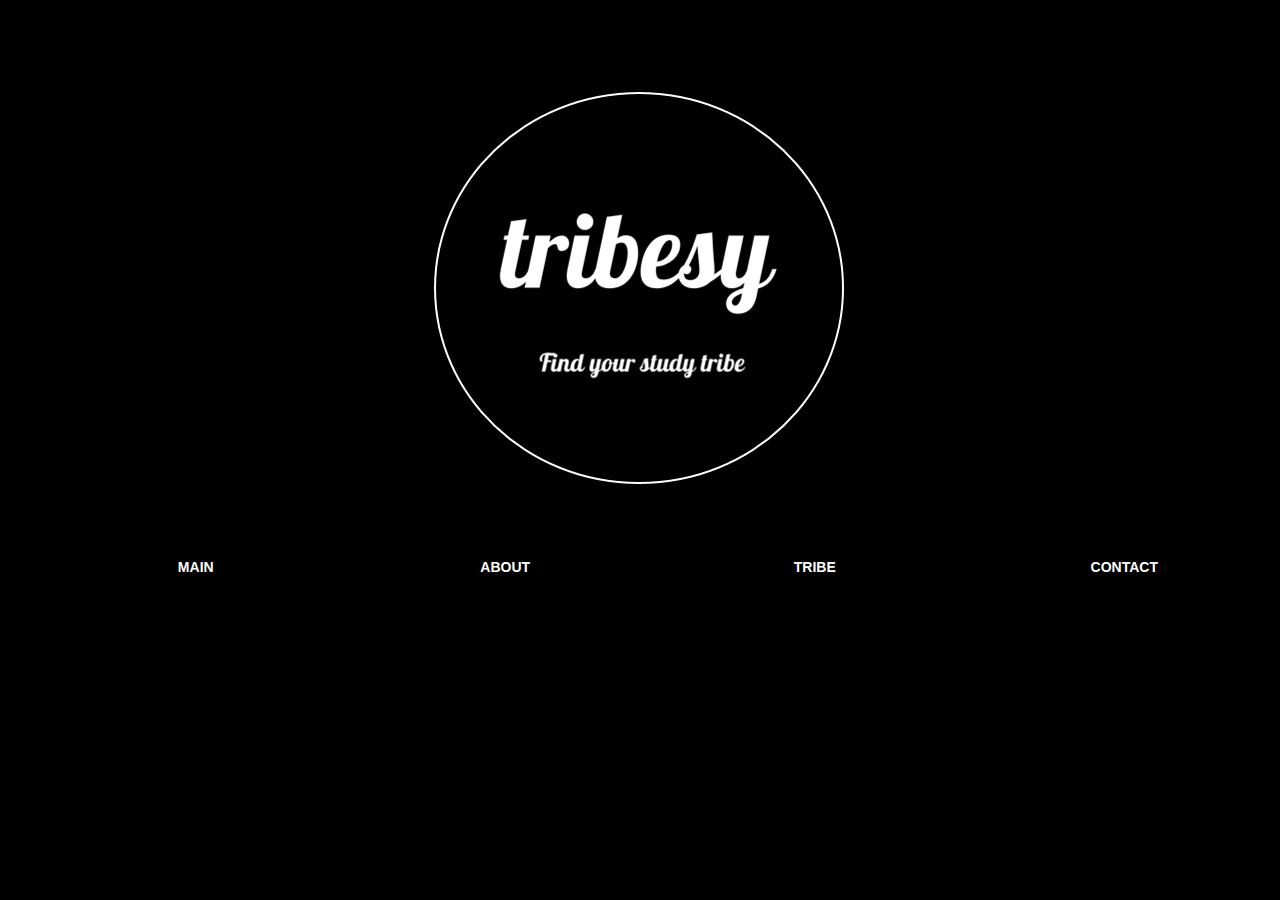
<file: index.html>
<html>
<head>
<link href="css/bootstrap.min.css" rel="stylesheet" />
<link href="css/styles.css" rel="stylesheet" />
<title>Tribesy</title>
</head>
<body style="background-color: black; color: white; text-align: center; font-family: Helvetica;">
<div style="margin-top: 7%;">

<!--h1 style="font-size: 88;">TRIBESY</h1-->
<img src="img/logo1.PNG" />
<nav class="navbar" style="padding-top: 5%; font-weight: 700;">
<ul style="list-style: none;">
<li class="col-md-3"><a href="index.html">MAIN</a></li>
<li class="col-md-3"><a href="about.html">ABOUT</a></li>
<li class="col-md-3"><a href="team.html">TRIBE</a></li>
<li class="col-md-3"><a href="contact.html">CONTACT</a></li>
</ul>
</nav>

<!--div class="container" style="text-align: left;">
<h1>NEWS</h1>

<div class="block-wrapper" style="margin-top: 14%; margin-bottom: 14%; width: 50%; font-size: large;">

<p>If you want to help us, <a href="https://docs.google.com/forms/d/e/1FAIpQLSfEyNZ7T32qahseIpjjXOn0mgP-rxOBW1KJH-eOKU66HydVQA/viewform" style="text-decoration: underline;">click here!</a>
 By answering our questionnare, you may win a gift card to Fazer Cafes.</p>

</div>

</div-->

<!--p>A platform for finding the motivation for your studies</p>

<p>Want to hear more? Join our mailing list:</p>
<form action="POST">
<span>E-mail:</span>
<input type="text-field"></input><br/><br/>
<input class="btn-success" type="submit" value="JOIN!"></input>
</form-->
</div>
</body>

</html>
</file>
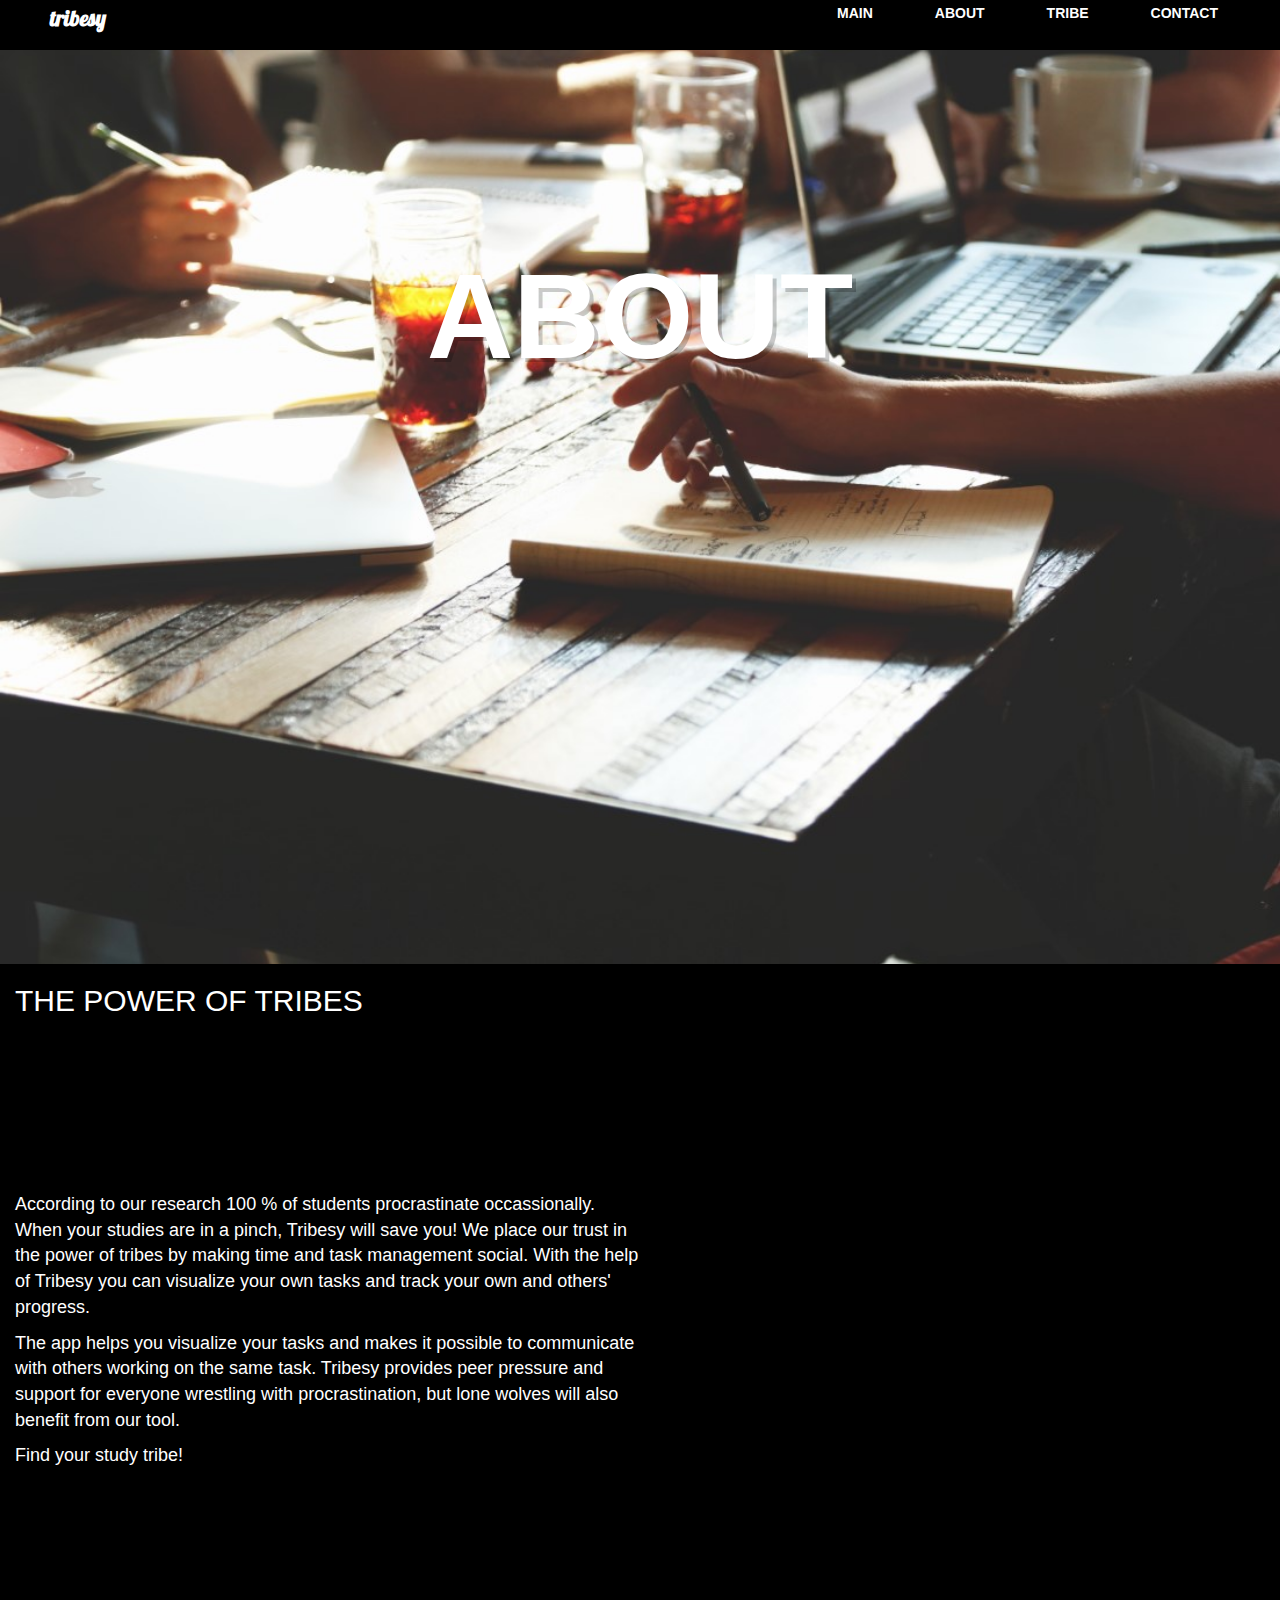
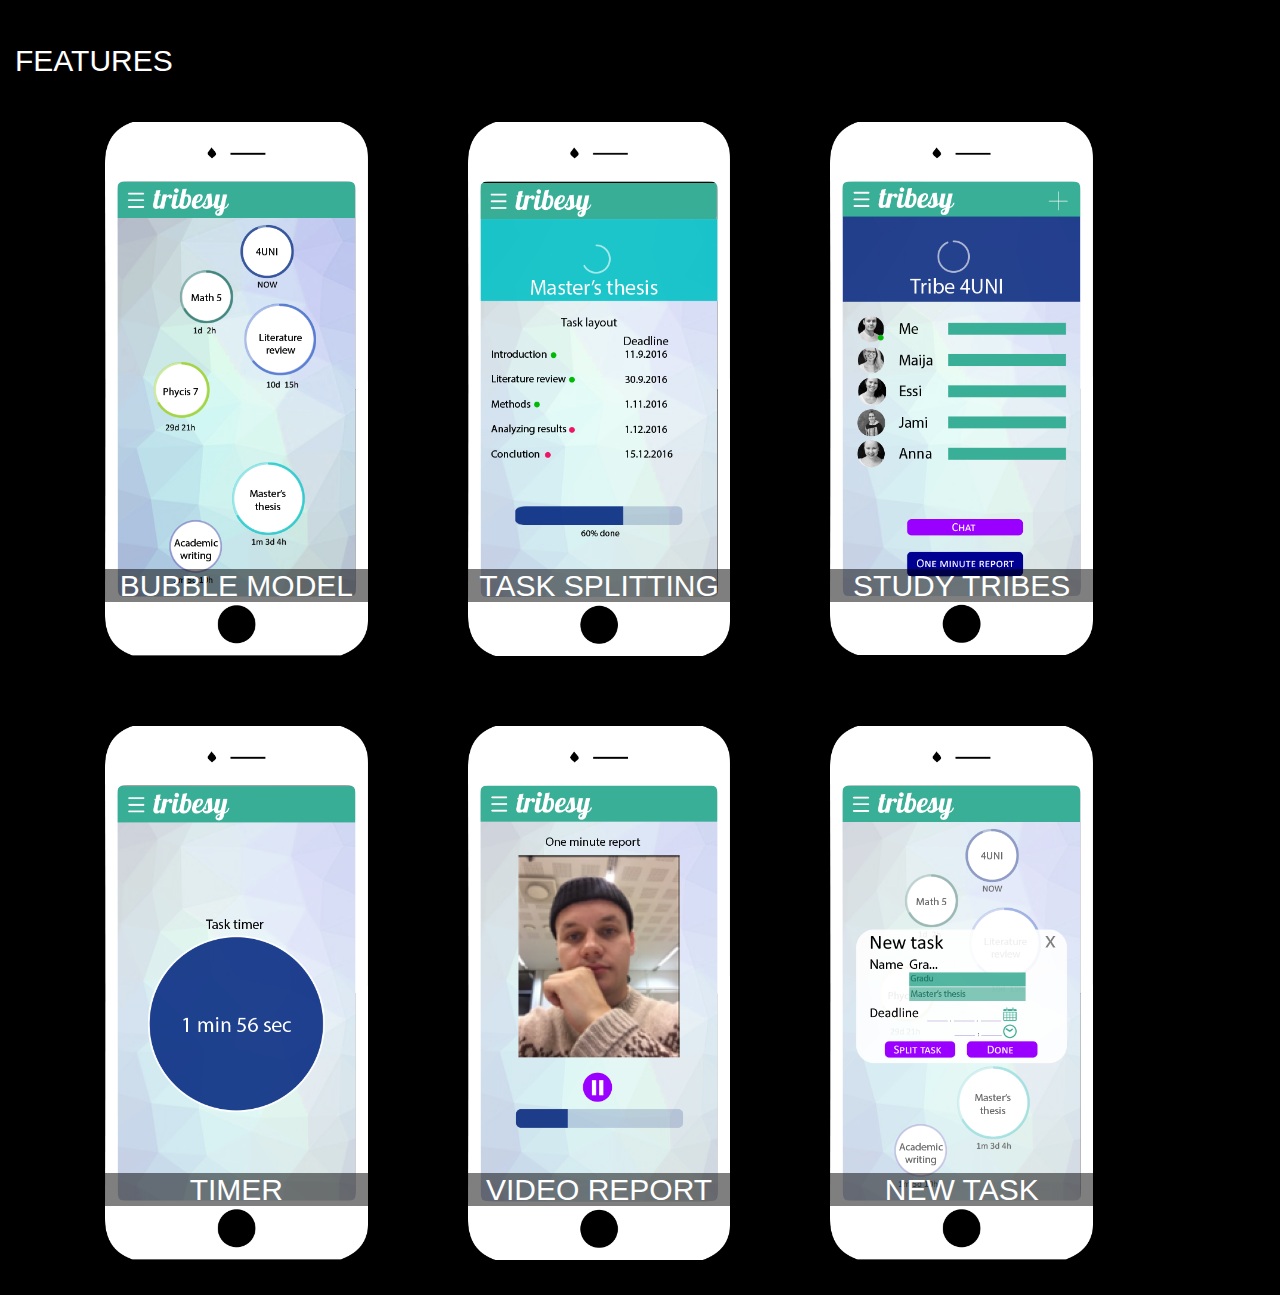
<file: about.html>
<html>
<head>
<link href="css/bootstrap.min.css" rel="stylesheet" />
<link href="css/styles.css" rel="stylesheet" />
<title>Tribesy</title>
</head>
<body style="background-color: black; color: white; font-family: Helvetica;">

<div class="navbar navbar-fixed-top" style="font-weight: 700;">
	<ul style="list-style: none;">
		<li style="float:right; margin-right: 5%;"><a href="contact.html">CONTACT</a></li>
        <li style="float:right; margin-right: 5%;"><a href="team.html">TRIBE</a></li>
        <li style="float:right; margin-right: 5%;"><a href="about.html">ABOUT</a></li>
        <li style="float:right; margin-right: 5%;"><a href="index.html">MAIN</a></li>        
		<li style="float:left;  margin-right: 5%;"><a href="index.html" style="margin-left: 10px; font-size:22px; position:absolute; font-family: Lobster, Helvetica;">tribesy</a></li>
	</ul> 
</div>

<div class="parallax-outer">
<section class="parallax" style="background-image: url(img/kuva2.jpg); text-align: center;">

<h1 class="titletext">ABOUT</h1>

</section>
</div>

<div class="container parallaxunder" style="margin-top: 5%;">
<h2>THE POWER OF TRIBES</h2>
<div class="block-wrapper" style="margin-top: 14%; margin-bottom: 14%; width: 50%; font-size: large; position: relative;">

<p>According to our research 100 % of students procrastinate occassionally. When your studies are in a pinch, Tribesy will save you! We place our trust
in the power of tribes by making time and task management social. With the help of Tribesy you can visualize your own tasks and track your own
and others' progress.</p>

<p>The app helps you visualize your tasks and makes it possible to communicate with others working on the same task. Tribesy provides peer pressure and support for everyone wrestling with procrastination, but lone wolves will also benefit from our tool.</p>

<p>Find your study tribe!</p>

</div>

<div>

<h2>FEATURES</h2>

<div class="container">

<div class="row rowborder">
<div class="col-md-3 phone" style="position: relative;">
<img src="img/screens/BubbleModel.png" style="width: 100%;" alt="Bubble Model" />
<h2 class="textbar"><span>BUBBLE MODEL</span></h2>
</div>
<div class="col-md-3 phone" style="position: relative;">
<img src="img/screens/TaskLayout.png" style="width: 100%;" alt="Task Splitting" />
<h2 class="textbar"><span>TASK SPLITTING</span></h2>
</div>
<div class="col-md-3 phone" style="position: relative;">
<img src="img/screens/StudyTribes.png" style="width: 100%;" alt="Study Tribe" />
<h2 class="textbar"><span>STUDY TRIBES</span></h2>
</div>
</div>
<div class="row rowborder">
<div class="col-md-3 phone" style="position: relative;">
<img src="img/screens/Timer.png" style="width: 100%;" alt="Timer" />
<h2 class="textbar"><span>TIMER</span></h2>
</div>
<div class="col-md-3 phone" style="position: relative;">
<img src="img/screens/VideoReport.png" style="width: 100%;" alt="Video Report" />
<h2 class="textbar"><span>VIDEO REPORT</span></h2>
</div>
<div class="col-md-3 phone" style="position: relative;">
<img src="img/screens/NewTask.png" style="width: 100%;" alt="New Task" />
<h2 class="textbar"><span>NEW TASK</span></h2>
</div>
</div>

</div>

</div>

</div>

</body>

</html>
</file>
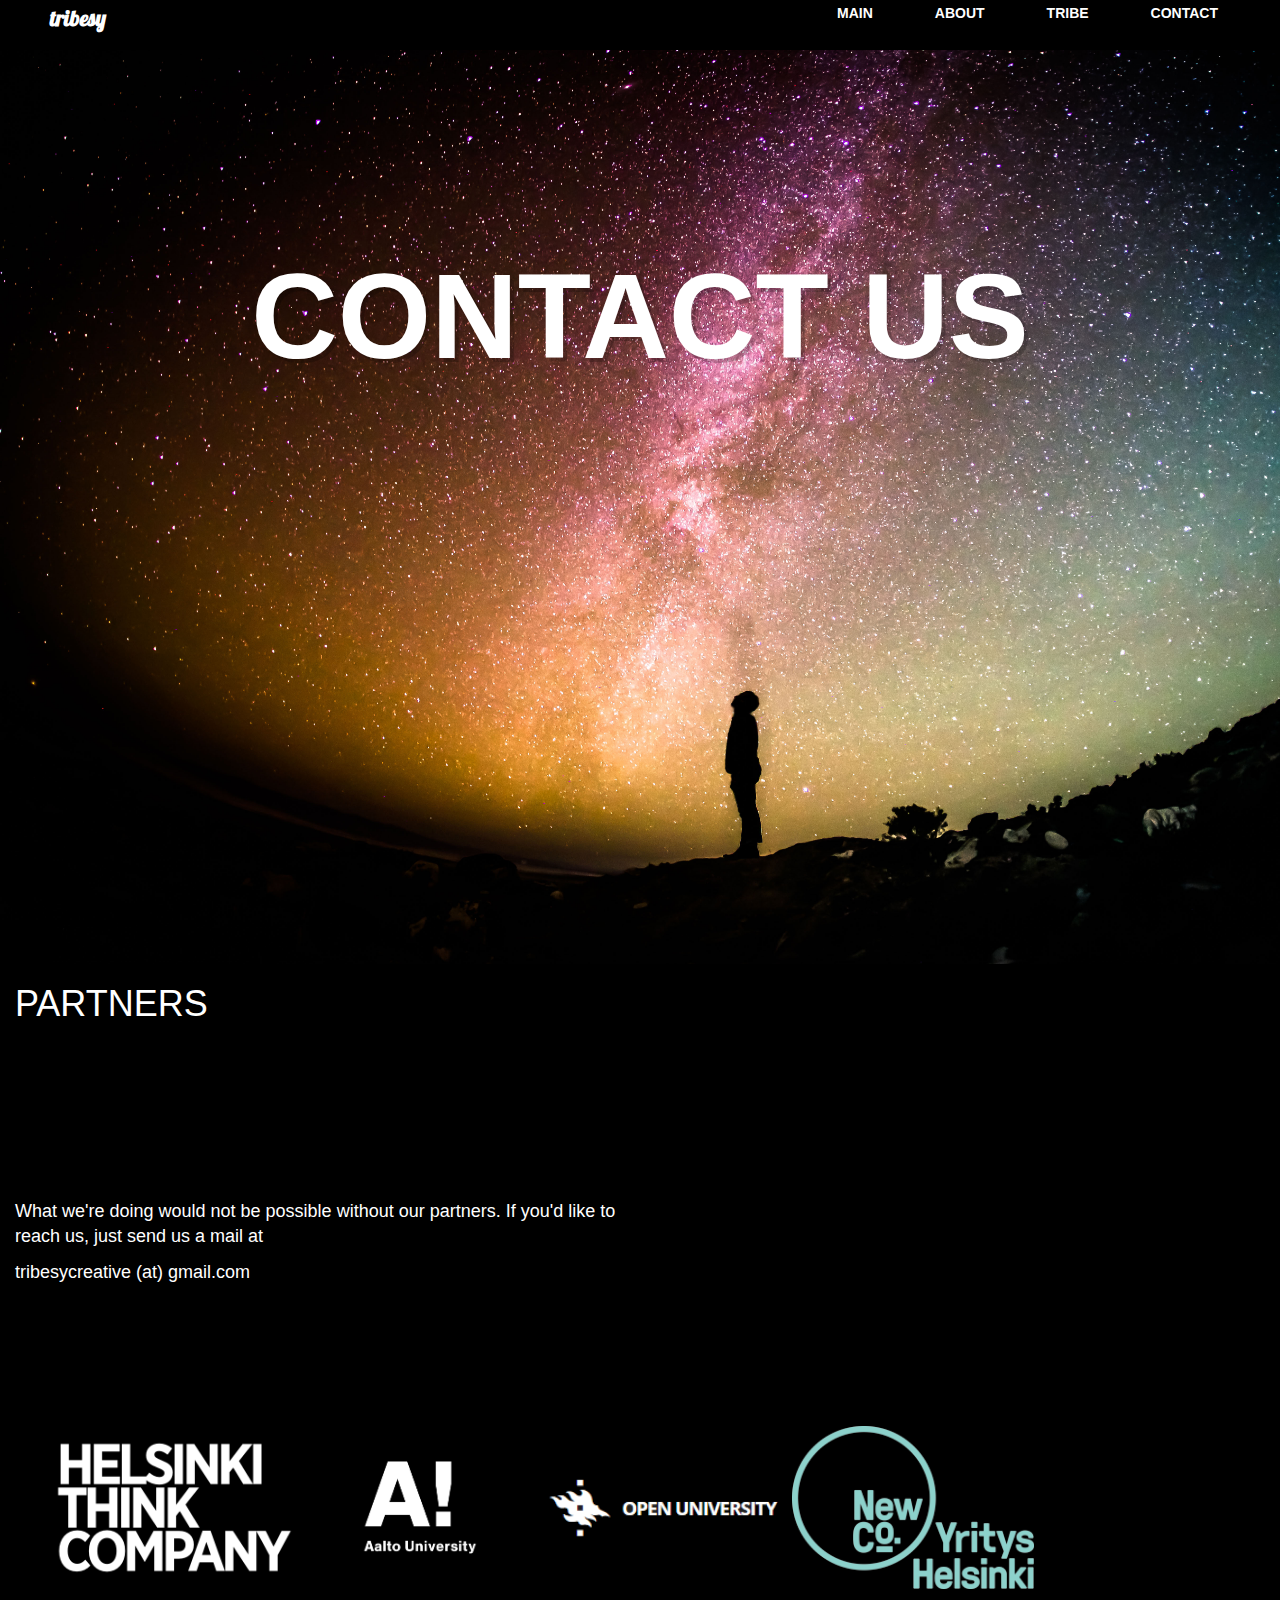
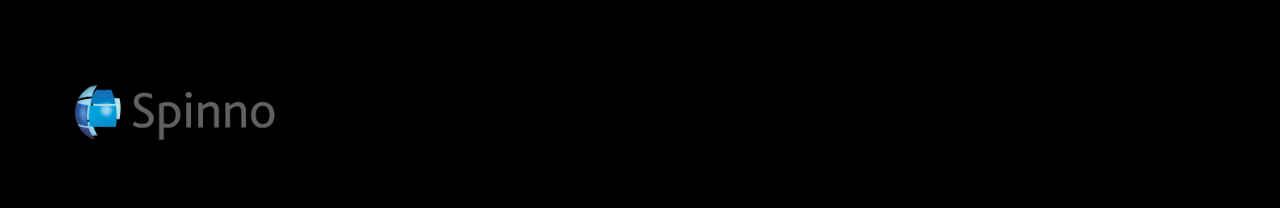
<file: contact.html>
<html>
<head>
<link href="css/bootstrap.min.css" rel="stylesheet" />
<link href="css/styles.css" rel="stylesheet" />
<title>Tribesy</title>
</head>
<body style="background-color: black; color: white; font-family: Helvetica;">

<div class="navbar navbar-fixed-top" style="font-weight: 700;">
	<ul style="list-style: none;">
		<li style="float:right; margin-right: 5%;"><a href="contact.html">CONTACT</a></li>
        <li style="float:right; margin-right: 5%;"><a href="team.html">TRIBE</a></li>
        <li style="float:right; margin-right: 5%;"><a href="about.html">ABOUT</a></li>
        <li style="float:right; margin-right: 5%;"><a href="index.html">MAIN</a></li>        
		<li style="float:left;  margin-right: 5%;"><a href="index.html" style="margin-left: 10px; font-size:22px; position:absolute; font-family: Lobster, Helvetica;">tribesy</a></li>
	</ul> 
</div>

<div class="parallax-outer">
<section class="parallax" style="background-image: url(img/kuva5.jpg); text-align: center;">

<h1 class="titletext">CONTACT US</h1>

</section>
</div>

<div class="container parallaxunder" style="margin-top: 5%;">
<h1>PARTNERS</h1>

<div class="block-wrapper" style="margin-top: 14%; margin-bottom: 4%; width: 50%; font-size: large;">

<p>What we're doing would not be possible without our partners. If you'd like to reach us, just send us a mail at</p><p> tribesycreative (at) gmail.com</p>

</div>


<div style="margin-left: 3%; margin-bottom: 5%;">
<a href="http://thinkcompany.fi/"><img src="img/ThinkCo-logo.png" style="width: 20%; margin-top: 5%" alt="Helsinki Think Company" /></a>
<a href="http://aalto.fi/en"><img src="img/Aalto.jpg" style="width: 20%; margin-top: 5%" alt="Aalto University" /></a>
<a href="https://www.helsinki.fi/en/open-university"><img src="img/HelsinkiOpen.PNG" style="width: 20%; margin-top: 5%" alt="Open University of Helsinki" /></a>
<a href="http://newcohelsinki.fi/en"><img src="img/NewCo.png" style="width: 20%; margin-top: 5%" alt="NewCo Helsinki" /></a>
<a href="http://spinno.fi/in-english/"><img src="img/spinno.gif" style="width: 20%; margin-top: 5%" alt="Spinno" /></a>
</div>

</div>

</body>

</html>
</file>
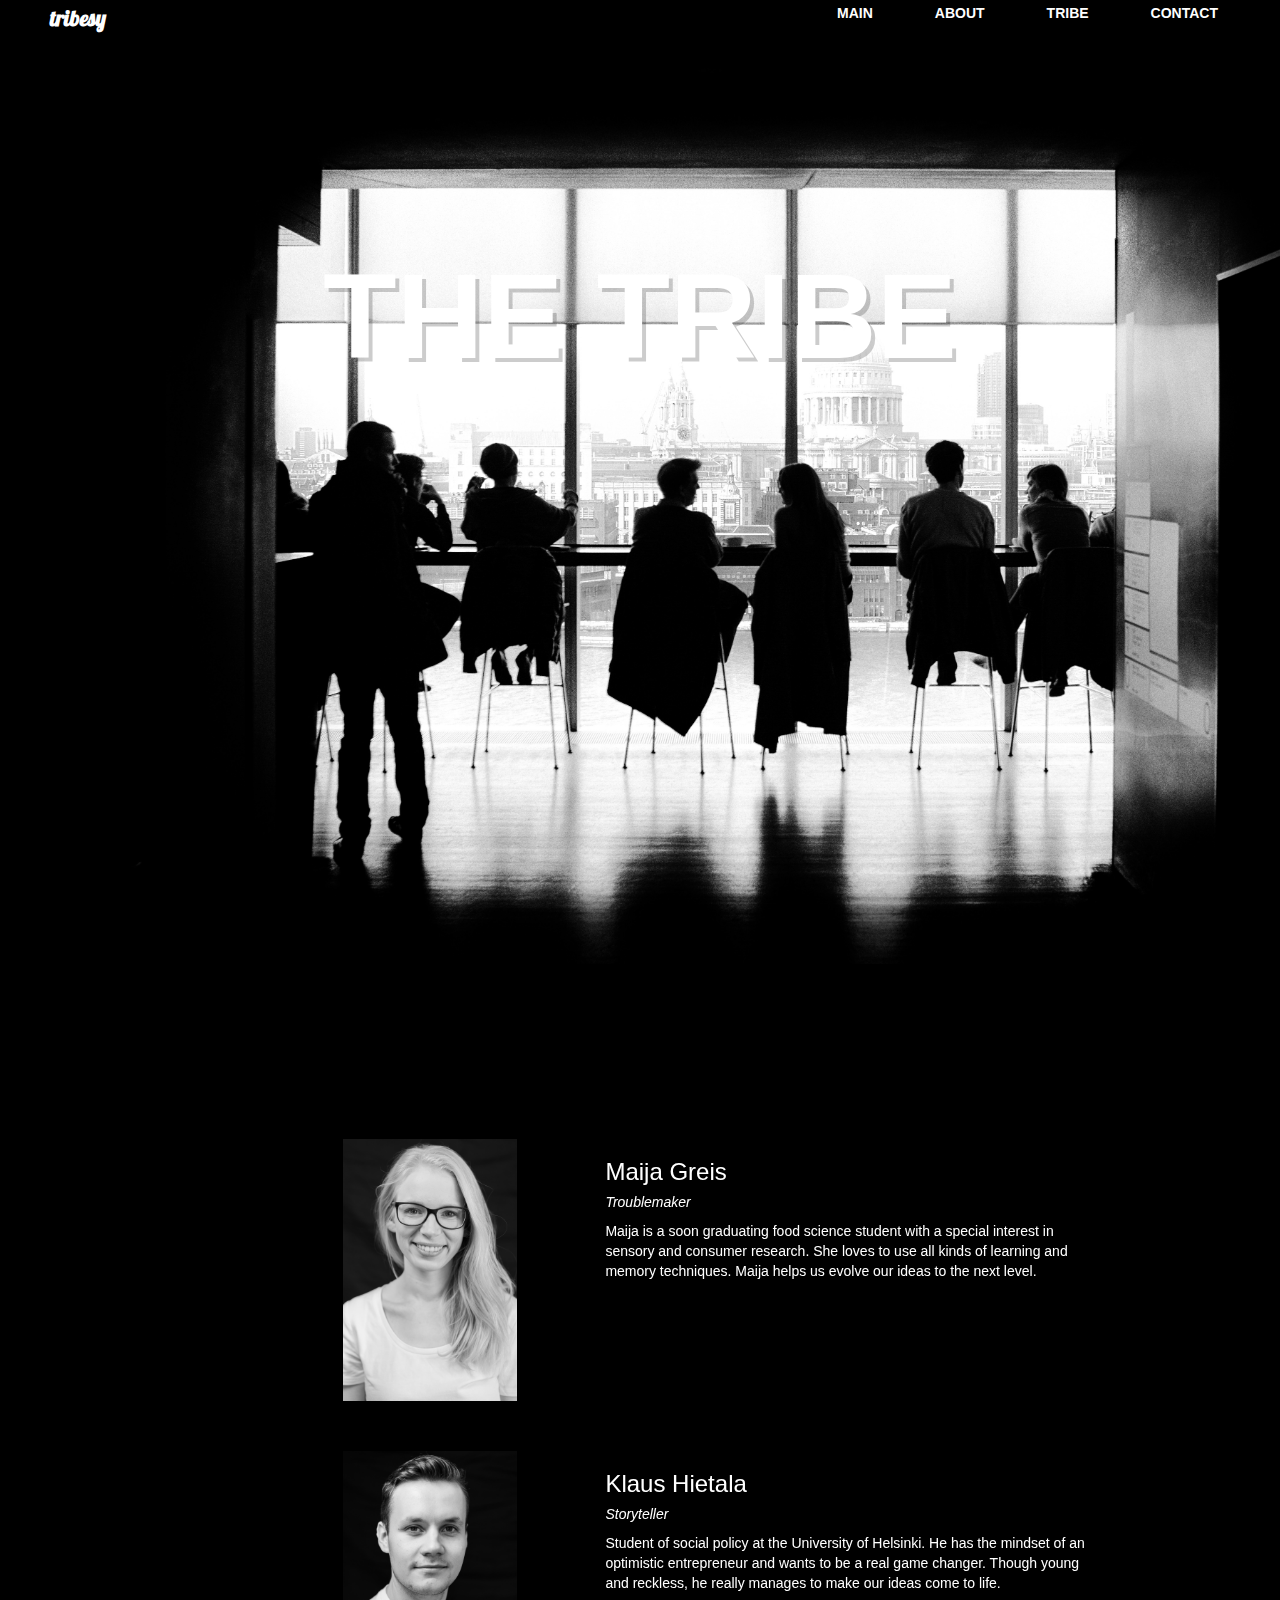
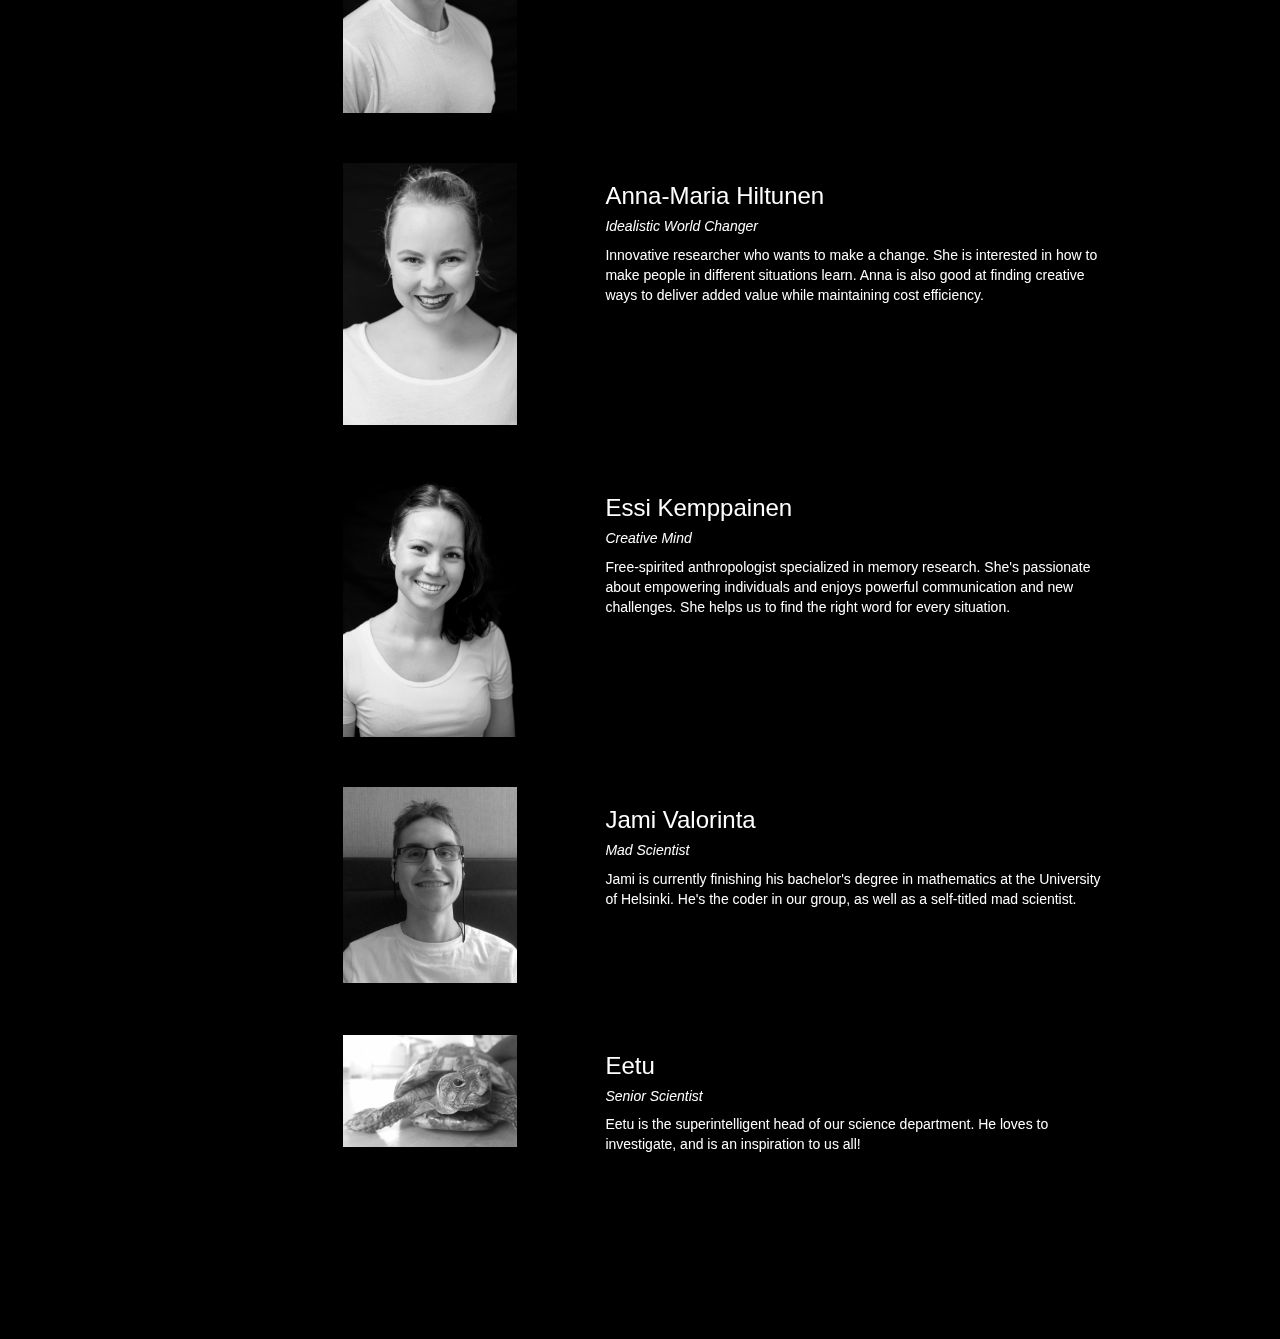
<file: team.html>
<html>
<head>
<link href="css/bootstrap.min.css" rel="stylesheet" />
<link href="css/styles.css" rel="stylesheet" />
<title>Tribesy</title>
</head>
<body style="background-color: black; color: white; font-family: Helvetica;">

<div class="navbar navbar-fixed-top" style="font-weight: 700;">
	<ul style="list-style: none;">
		<li style="float:right; margin-right: 5%;"><a href="contact.html">CONTACT</a></li>
        <li style="float:right; margin-right: 5%;"><a href="team.html">TRIBE</a></li>
        <li style="float:right; margin-right: 5%;"><a href="about.html">ABOUT</a></li>
        <li style="float:right; margin-right: 5%;"><a href="index.html">MAIN</a></li>        
		<li style="float:left;  margin-right: 5%;"><a href="index.html" style="margin-left: 10px; font-size:22px; position:absolute; font-family: Lobster, Helvetica;">tribesy</a></li>
	</ul> 
</div>

<div class="parallax-outer">
<section class="parallax" style="background-image: url(img/kuva1.jpg); text-align: center;">

<h1 class="titletext">THE TRIBE</h1>

</section>
</div>

<div class="container parallaxunder" style="margin-top: 5%;">

<div class="block-wrapper" style="margin-top: 14%; margin-bottom: 14%;">

<div class="row" style="margin-top: 4%; position: relative; left: 50%; margin-left: -25%;">

<div class="col-md-2">

<img style="width: 75%;" src="img/maija.jpg" alt="Saara" />
</div>
<div class="col-md-4" style="text-align: left;">
<h3>Maija Greis</h3>
<h5><i>Troublemaker</i></h5>
<p>Maija is a soon graduating food science student with a special interest in sensory and consumer research. She loves to use all kinds of learning and memory techniques. Maija helps us evolve our ideas to the next level.</p>

</div>

</div>

<div class="row" style="margin-top: 4%; position: relative; left: 50%; margin-left: -25%;">

<div class="col-md-2">

<img style="width: 75%;" src="img/klaus.jpg" alt="Saara" />
</div>
<div class="col-md-4" style="text-align: left;">
<h3>Klaus Hietala</h3>
<h5><i>Storyteller</i></h5>
<p>Student of social policy at the University of Helsinki. He has the mindset of an optimistic entrepreneur and wants to be a real
game changer. Though young and reckless, he really manages to make our ideas come to life.</p>
</div>

</div>

<div class="row" style="margin-top: 4%; position: relative; left: 50%; margin-left: -25%;">

<div class="col-md-2">

<img style="width: 75%;" src="img/annamaria.jpg" alt="Saara" />
</div>
<div class="col-md-4" style="text-align: left;">
<h3>Anna-Maria Hiltunen</h3>
<h5><i>Idealistic World Changer</i></h5>
<p>Innovative researcher who wants to make a change. She is interested in how to make people in different situations learn. Anna is also good at
finding creative ways to deliver added value while maintaining cost efficiency.</p>
</div>

</div>

<div class="row" style="margin-top: 4%; position: relative; left: 50%; margin-left: -25%;">

<div class="col-md-2">

<img style="width: 75%;" src="img/essi.jpg" alt="Saara" />
</div>
<div class="col-md-4" style="text-align: left;">
<h3>Essi Kemppainen</h3>
<h5><i>Creative Mind</i></h5>
<p>Free-spirited anthropologist specialized in memory research. She's passionate about empowering individuals and enjoys powerful communication
and new challenges. She helps us to find the right word for every situation.</p>
</div>

</div>

<div class="row" style="margin-top: 4%; position: relative; left: 50%; margin-left: -25%;">

<div class="col-md-2">

<img style="width: 75%;" src="img/jami.jpg" alt="Saara" />
</div>
<div class="col-md-4" style="text-align: left;">
<h3>Jami Valorinta</h3>
<h5><i>Mad Scientist</i></h5>
<p>Jami is currently finishing his bachelor's degree in mathematics at the University of Helsinki. He's the coder in our group, as well as
a self-titled mad scientist.</p>

</div>

</div>

<div class="row" style="margin-top: 4%; position: relative; left: 50%; margin-left: -25%;">

<div class="col-md-2">

<img style="width: 75%;" src="img/eetu.jpg" alt="Eetu" />
</div>
<div class="col-md-4" style="text-align: left;">
<h3>Eetu</h3>
<h5><i>Senior Scientist</i></h5>
<p>Eetu is the superintelligent head of our science department. He loves to investigate, and is an inspiration to us all!</p>

</div>

</div>

</div>

</div>

</body>

</html>
</file>
<file: css/styles.css>
a {
    color: white;
}

@font-face {
    font-family: 'Lobster';
    src: url('../font/Lobster_1.4.otf') format('opentype');
    font-weight: normal;
    font-style: normal;
}

.navbar {
    background-color: black;
}

.navbar li {
    margin-top: 0.25%;
}

.phone {
    margin: 3%;
}

.textbar {
    position: absolute;
    top: 80%;
    left: 0;
    width: 100%;
    background-color: rgba(0, 0, 0, 0.5);
    text-align: center;
}

.parallax {
    height: 110%;
    background: url(img/kuva2.jpg) no-repeat;
    background-size: cover;    
    position: fixed; 
    width: 100%;
}

.parallax-outer {
    height: 100%;
}

.parallaxunder {
    position: absolute;
    background-color: black;
    width: 100%;
}

.titletext {
    margin-top: 250px;
    font-size: 120px;
    text-shadow: 4px 4px 0px rgba(0, 0, 0, 0.2); 
    font-weight: 600;
}
</file>
